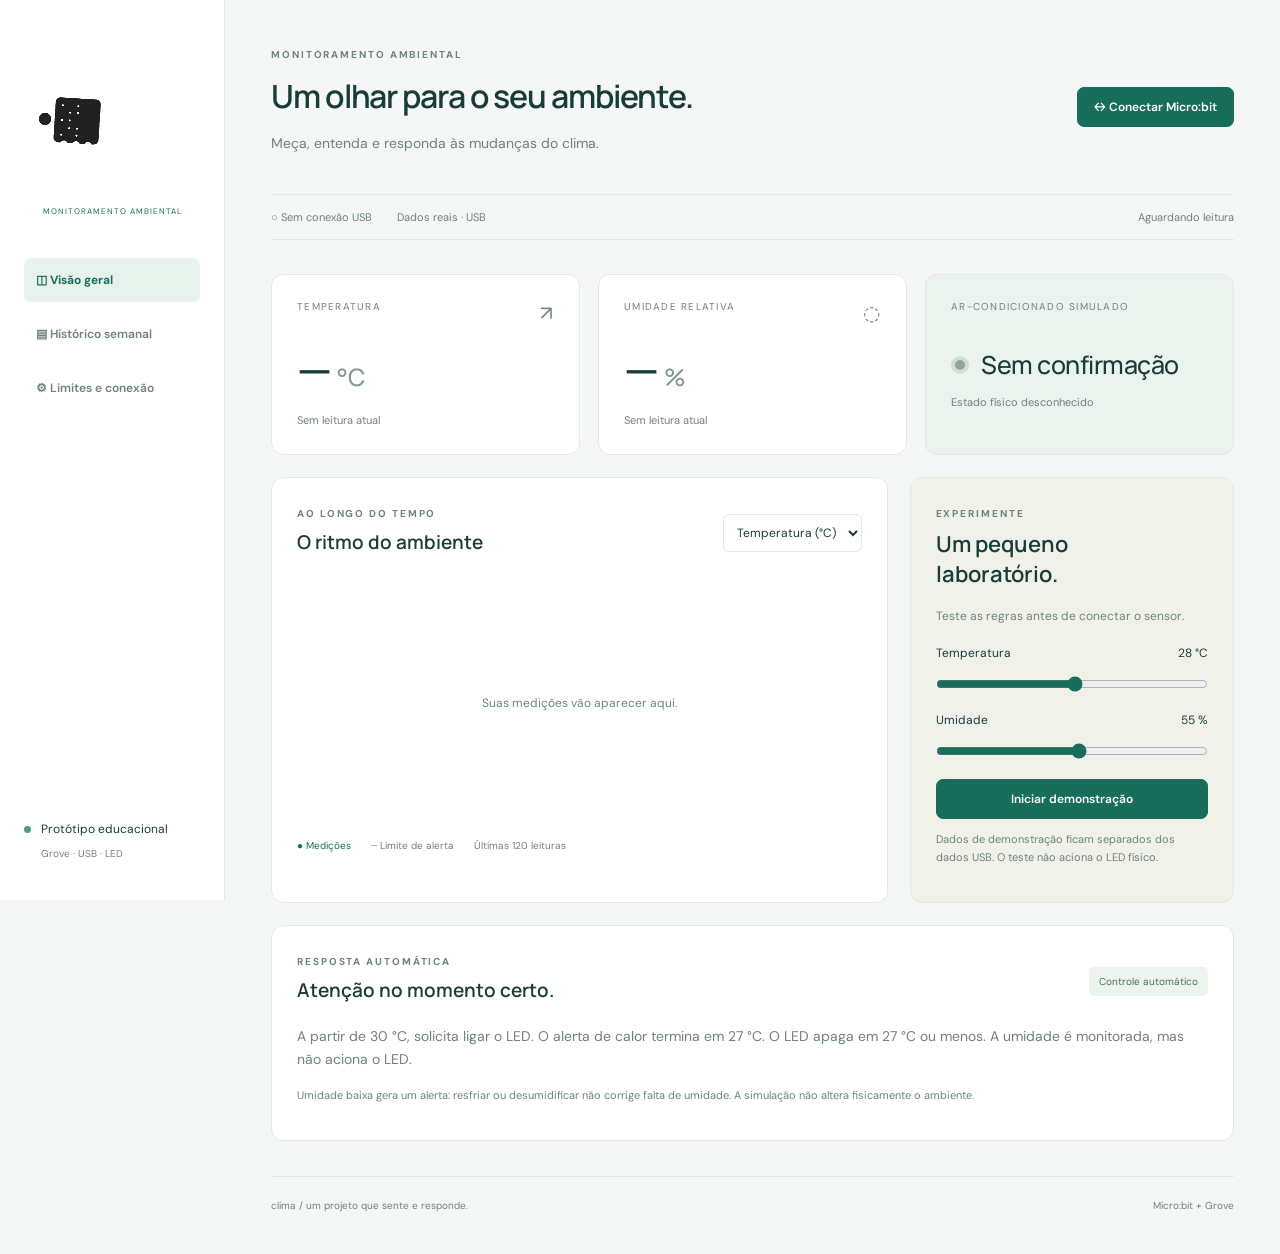
<file: index.html>
<!doctype html>
<html lang="pt-BR">

<head>
    <meta charset="utf-8">
    <meta name="viewport" content="width=device-width,initial-scale=1">
    <title>Clima — Monitor de ambiente</title>
    <link rel="stylesheet" href="style.css">
</head>

<body>
    <aside><a class="brand" href="#" aria-label="Termo — início">
  <video class="brand-video" autoplay muted loop playsinline aria-hidden="true">
    <source src="assets/termo-transparente.webm" type="video/webm">
  </video>
 
  <small>MONITORAMENTO AMBIENTAL</small>
</a>
        <nav><button class="active" data-view="overview">◫ Visão geral</button><button data-view="history">▤ Histórico
                semanal</button><button data-view="settings">⚙ Limites e conexão</button></nav>
        <div class="aside-bottom"><span class="dot"></span> Protótipo educacional<br><small>Grove · USB · LED</small>
        </div>
    </aside>
    <main>
        <header>
            <div><span class="eyebrow">MONITORAMENTO AMBIENTAL</span>
                <h1 id="pageTitle">Um olhar para o seu ambiente.</h1>
                <p>Meça, entenda e responda às mudanças do clima.</p>
            </div><button id="connect" class="primary">↔ Conectar Micro:bit</button>
        </header>
        <div class="notice"><span id="connection">○ Sem conexão USB</span><span id="source">Aguardando leituras
                reais</span><span id="updated">—</span></div>
        <p id="message" role="status"></p>
        <section id="overview" class="view">
            <div class="metrics">
                <article><span class="metric-label">TEMPERATURA <i>↗</i></span><strong id="temperature">—
                        <small>°C</small></strong>
                    <p id="tempState">Aguardando sensor</p>
                </article>
                <article><span class="metric-label">UMIDADE RELATIVA <i>◌</i></span><strong id="humidity">—
                        <small>%</small></strong>
                    <p id="humidityState">Aguardando sensor</p>
                </article>
                <article class="led-card"><span class="metric-label">AR-CONDICIONADO SIMULADO</span>
                    <div class="led-row"><span id="led" class="bulb"></span><strong id="ledState">Desligado</strong>
                    </div>
                    <p id="ledDetail">Representado pelo LED da matriz</p>
                </article>
            </div>
            <div class="grid">
                <article class="chart-card">
                    <div class="card-head">
                        <div><span class="eyebrow">AO LONGO DO TEMPO</span>
                            <h2>O ritmo do ambiente</h2>
                        </div><select id="chartType" aria-label="Medição do gráfico">
                            <option value="t">Temperatura (°C)</option>
                            <option value="h">Umidade (%)</option>
                        </select>
                    </div>
                    <div id="chart" class="chart"></div>
                    <div class="legend"><span>● Medições</span><span>┄ Limite de alerta</span><span>Últimas 120
                            leituras</span></div>
                </article>
                <article class="simulation"><span class="eyebrow">EXPERIMENTE</span>
                    <h2>Um pequeno laboratório.</h2>
                    <p>Teste as regras antes de conectar o sensor.</p><label>Temperatura <output id="tempOut">28
                            °C</output><input id="simTemp" type="range" min="10" max="45" step="0.5"
                            value="28"></label><label>Umidade <output id="humOut">55 %</output><input id="simHum"
                            type="range" min="10" max="95" value="55"></label><button id="simulate"
                        class="primary">Iniciar demonstração</button>
                    <p class="muted">Dados de demonstração ficam separados dos dados USB. O teste não aciona o LED
                        físico.</p>
                </article>
            </div>
            <article>
                <div class="card-head">
                    <div><span class="eyebrow">RESPOSTA AUTOMÁTICA</span>
                        <h2 id="ruleTitle">Atenção no momento certo.</h2>
                    </div><span class="tag">Controle automático</span>
                </div>
                <p id="ruleText"></p>
                <p class="muted">Umidade baixa gera um alerta: resfriar ou desumidificar não corrige falta de umidade. A
                    simulação não altera fisicamente o ambiente.</p>
            </article>
        </section>
        <section id="history" class="view" hidden>
            <div class="card-head">
                <div><span class="eyebrow">RELATÓRIO</span>
                    <h2>Sua semana em perspectiva</h2>
                </div>
                <div class="tools"><input type="date" id="weekDate" aria-label="Data da semana"><button id="export">↓
                        Exportar CSV</button></div>
            </div>
            <p id="weekLabel"></p>
            <div class="metrics">
                <article><span class="metric-label">PICO DE TEMPERATURA</span><strong id="peak">—</strong>
                    <p id="peakTime">Sem leituras na semana</p>
                </article>
                <article><span class="metric-label">OCORRÊNCIAS</span><strong id="eventCount">0</strong>
                    <p>Temperatura e umidade</p>
                </article>
                <article><span class="metric-label">HORÁRIO MAIS FREQUENTE</span><strong id="busyHour">—</strong>
                    <p>Início dos alertas</p>
                </article>
            </div>
            <article>
                <h2>Ocorrências registradas</h2>
                <p class="muted">Horários locais do computador. Um episódio contínuo conta como uma ocorrência.</p>
                <div class="table-wrap">
                    <table>
                        <thead>
                            <tr>
                                <th>Início</th>
                                <th>Condição</th>
                                <th>Pico / mínimo</th>
                                <th>Duração</th>
                                <th>Ação solicitada</th>
                            </tr>
                        </thead>
                        <tbody id="events"></tbody>
                    </table>
                </div>
            </article>
        </section>
        <section id="settings" class="view" hidden>
            <div class="grid">
                <article><span class="eyebrow">SUAS REGRAS</span>
                    <h2>Defina os limites</h2>
                    <form id="settingsForm"><label>Superaquecimento a partir de (°C)<input id="maxTemp" type="number"
                                step="0.5" required min="0" max="60"></label><label>Encerrar resfriamento em (°C)<input
                                id="returnTemp" type="number" step="0.5" required min="0"
                                max="60"></label><label>Umidade mínima (%)<input id="minHum" type="number" required
                                min="0" max="99"></label><label>Umidade máxima (%)<input id="maxHum" type="number"
                                required min="1" max="100"></label><button class="primary">Salvar limites</button>
                    </form>
                    <p class="muted">40–70% é apenas uma faixa de demonstração ajustável, não uma recomendação para seu
                        ambiente. As novas regras valem nas próximas leituras.</p>
                </article>
                <article><span class="eyebrow">DO SENSOR AO PAINEL</span>
                    <h2>Conectar é o próximo passo.</h2>
                    <ol>
                        <li>Abra o guia e prepare o código no MakeCode.</li>
                        <li>Use um cabo USB com transferência de dados.</li>
                        <li>Abra este painel no Chrome ou Edge em uma aba própria e clique em “Conectar Micro:bit”.</li>
                        <li>Escolha a porta serial do Micro:bit.</li>
                    </ol><a href="guia.html" target="_blank" class="button">Abrir guia e código do Micro:bit ↗</a>
                    <p class="muted">O painel precisa ficar aberto para coletar dados e controlar o LED. Sem leituras
                        por 10 segundos, ele indica perda de sinal. O código de exemplo apaga o LED se os comandos
                        pararem.</p>
                    <p class="muted">Histórico salvo apenas neste navegador, por até 90 dias e 100 mil leituras. Exporte
                        o CSV para guardar uma cópia. Não há monitoramento com o navegador fechado.</p>
                </article>
            </div>
        </section>
        <footer>clima / um projeto que sente e responde.<span>Micro:bit + Grove</span></footer>
    </main>
    <script src="app.js"></script>
</body>

</html>
</file>
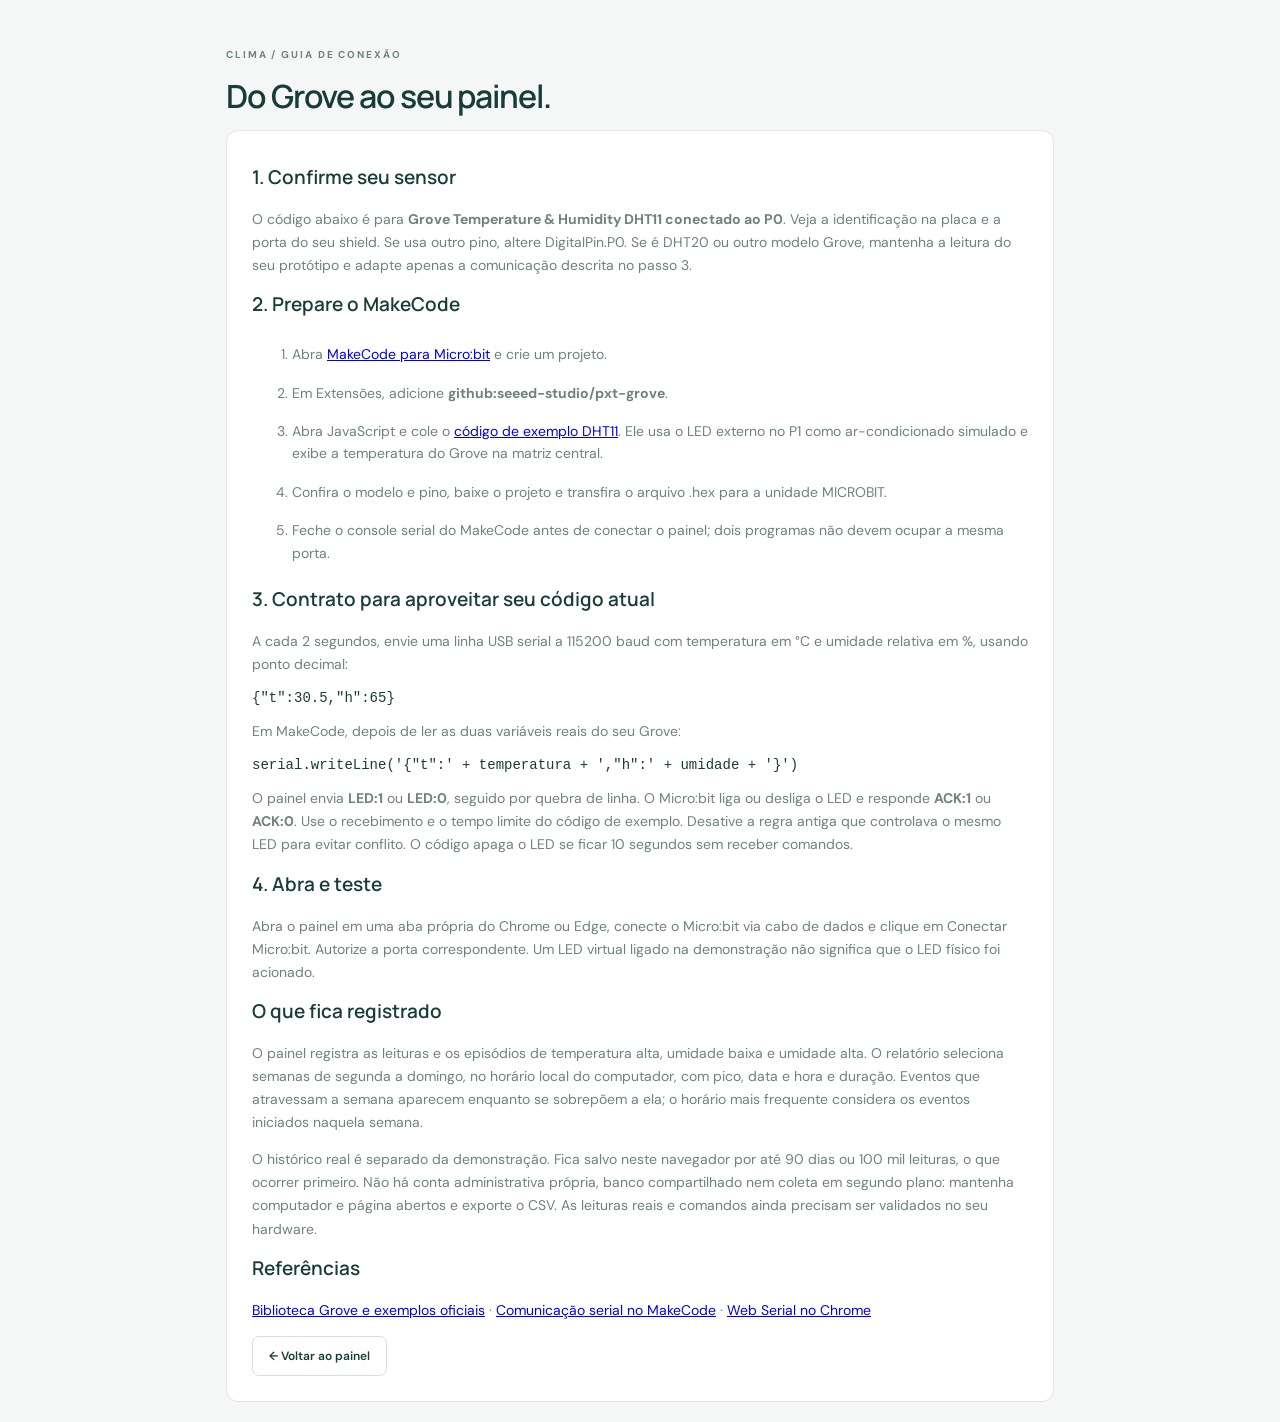
<file: guia.html>
<!doctype html>
<html lang="pt-BR">

<head>
    <meta charset="utf-8">
    <meta name="viewport" content="width=device-width,initial-scale=1">
    <title>Conectar seu Micro:bit · Clima</title>
    <link rel="stylesheet" href="style.css">
</head>

<body>
    <main style="margin:0 auto;max-width:920px"><span class="eyebrow">CLIMA / GUIA DE CONEXÃO</span>
        <h1>Do Grove ao seu painel.</h1>
        <article>
            <h2>1. Confirme seu sensor</h2>
            <p>O código abaixo é para <b>Grove Temperature & Humidity DHT11 conectado ao P0</b>. Veja a identificação na
                placa e a porta do seu shield. Se usa outro pino, altere DigitalPin.P0. Se é DHT20 ou outro modelo
                Grove, mantenha a leitura do seu protótipo e adapte apenas a comunicação descrita no passo 3.</p>
            <h2>2. Prepare o MakeCode</h2>
            <ol>
                <li>Abra <a href="https://makecode.microbit.org/" target="_blank">MakeCode para Micro:bit</a> e crie um
                    projeto.</li>
                <li>Em Extensões, adicione <b>github:seeed-studio/pxt-grove</b>.</li>
                <li>Abra JavaScript e cole o <a href="microbit-dht11.ts" download>código de exemplo DHT11</a>. Ele usa o
                    LED externo no P1 como ar-condicionado simulado e exibe a temperatura do Grove na matriz central.
                </li>
                <li>Confira o modelo e pino, baixe o projeto e transfira o arquivo .hex para a unidade MICROBIT.</li>
                <li>Feche o console serial do MakeCode antes de conectar o painel; dois programas não devem ocupar a
                    mesma porta.</li>
            </ol>
            <h2>3. Contrato para aproveitar seu código atual</h2>
            <p>A cada 2 segundos, envie uma linha USB serial a 115200 baud com temperatura em °C e umidade relativa em
                %, usando ponto decimal:</p>
            <pre>{"t":30.5,"h":65}</pre>
            <p>Em MakeCode, depois de ler as duas variáveis reais do seu Grove:</p>
            <pre>serial.writeLine('{"t":' + temperatura + ',"h":' + umidade + '}')</pre>
            <p>O painel envia <b>LED:1</b> ou <b>LED:0</b>, seguido por quebra de linha. O Micro:bit liga ou desliga o
                LED e responde <b>ACK:1</b> ou <b>ACK:0</b>. Use o recebimento e o tempo limite do código de exemplo.
                Desative a regra antiga que controlava o mesmo LED para evitar conflito. O código apaga o LED se ficar
                10 segundos sem receber comandos.</p>
            <h2>4. Abra e teste</h2>
            <p>Abra o painel em uma aba própria do Chrome ou Edge, conecte o Micro:bit via cabo de dados e clique em
                Conectar Micro:bit. Autorize a porta correspondente. Um LED virtual ligado na demonstração não significa
                que o LED físico foi acionado.</p>
            <h2>O que fica registrado</h2>
            <p>O painel registra as leituras e os episódios de temperatura alta, umidade baixa e umidade alta. O
                relatório seleciona semanas de segunda a domingo, no horário local do computador, com pico, data e hora
                e duração. Eventos que atravessam a semana aparecem enquanto se sobrepõem a ela; o horário mais
                frequente considera os eventos iniciados naquela semana.</p>
            <p>O histórico real é separado da demonstração. Fica salvo neste navegador por até 90 dias ou 100 mil
                leituras, o que ocorrer primeiro. Não há conta administrativa própria, banco compartilhado nem coleta em
                segundo plano: mantenha computador e página abertos e exporte o CSV. As leituras reais e comandos ainda
                precisam ser validados no seu hardware.</p>
            <h2>Referências</h2>
            <p><a href="https://makecode.microbit.org/pkg/seeed-studio/pxt-grove">Biblioteca Grove e exemplos
                    oficiais</a> · <a href="https://makecode.microbit.org/reference/serial">Comunicação serial no
                    MakeCode</a> · <a href="https://developer.chrome.com/docs/capabilities/serial">Web Serial no
                    Chrome</a></p><a href="index.html" class="button">← Voltar ao painel</a>
        </article>
    </main>
</body>

</html>
</file>
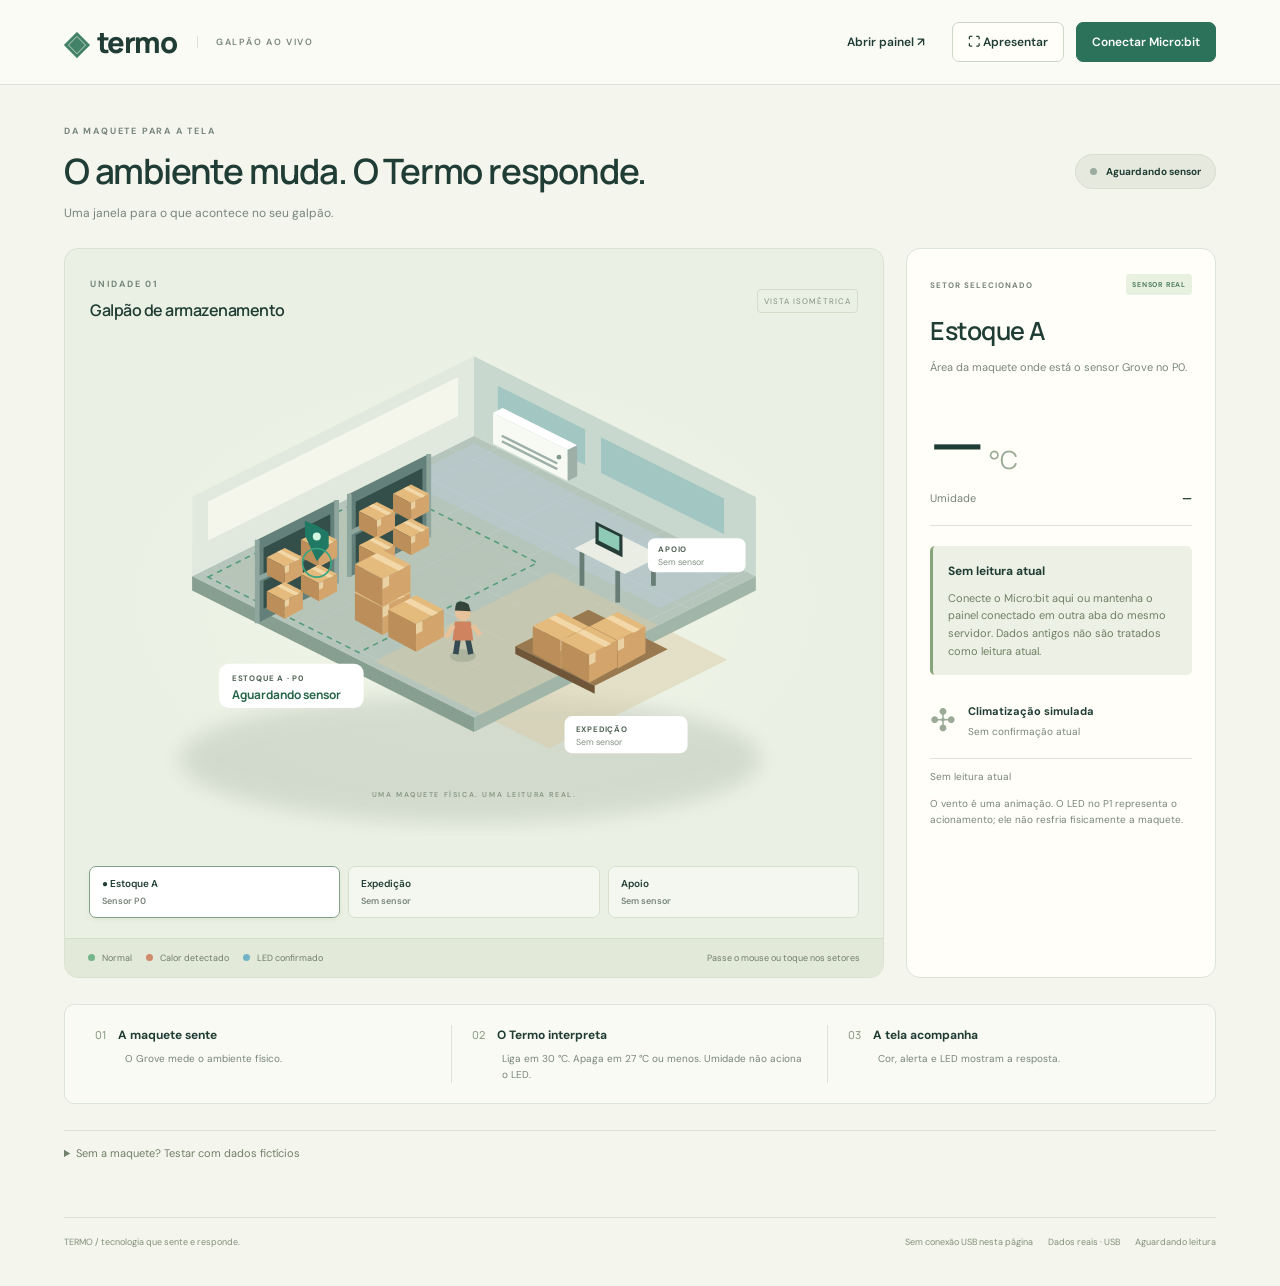
<file: simulacao.html>
<!doctype html>
<html lang="pt-BR">

<head>
    <meta charset="utf-8">
    <meta name="viewport" content="width=device-width,initial-scale=1">
    <meta name="theme-color" content="#172d2b">
    <title>Termo — Galpão ao vivo</title>
    <link rel="stylesheet" href="simulacao.css">
</head>

<body>
    <header><a class="wordmark" href="index.html" target="_blank" rel="noopener"><span>◈</span> termo<span
                class="wordmark-sub">GALPÃO AO VIVO</span></a>
        <div class="header-actions"><a class="quiet" href="index.html" target="_blank" rel="noopener">Abrir painel
                ↗</a><button id="present">⛶ Apresentar</button><button id="connect" class="primary">Conectar
                Micro:bit</button></div>
    </header>
    <main>
        <div class="intro">
            <div><span class="eyebrow">DA MAQUETE PARA A TELA</span>
                <h1>O ambiente muda. <br>O Termo responde.</h1>
                <p>Uma janela para o que acontece no seu galpão.</p>
            </div>
            <div class="live-pill" id="livePill"><span></span><b id="sourceLabel">Aguardando sensor</b></div>
        </div>
        <div class="workspace">
            <section class="world-panel" aria-label="Maquete virtual do galpão">
                <div class="world-heading">
                    <div><span class="eyebrow">UNIDADE 01</span>
                        <h2>Galpão de armazenamento</h2>
                    </div><span class="view-tag">VISTA ISOMÉTRICA</span>
                </div>
                <div class="world" id="world"><svg id="warehouse" viewBox="0 0 1000 650" role="img"
                        aria-labelledby="sceneTitle sceneDesc">
                        <title id="sceneTitle">Galpão Termo em perspectiva</title>
                        <desc id="sceneDesc">Estoque A com sensor real, expedição e apoio sem sensor. Use os botões
                            abaixo ou passe o mouse nos setores.</desc>
                        <defs>
                            <pattern id="tiles" width="52" height="52" patternUnits="userSpaceOnUse"
                                patternTransform="matrix(1 .5 -1 .5 500 190)">
                                <path d="M52 0H0V52" fill="none" stroke="#c8d4cf" stroke-width="1" />
                            </pattern>
                            <filter id="shadow">
                                <feGaussianBlur stdDeviation="13" />
                            </filter>
                            <g id="box">
                                <path d="M0 0l35 -18 35 18 -35 18z" fill="#e4ba7d" />
                                <path d="M0 0v34l35 19V18z" fill="#bc8e59" />
                                <path d="M35 18v35l35 -19V0z" fill="#d3a56c" />
                                <path d="M28 -14l35 18 -8 4 -35 -18z" fill="#f2d7a8" />
                                <path d="M35 18v13l8 -4V14" fill="#ead1a4" />
                            </g>
                            <g id="rack">
                                <path d="M0 0l100 -50 0 105 -100 50z" fill="#64807a" />
                                <path d="M8 10l84 -42v34L8 44z M8 52l84 -42v35L8 87z" fill="#344e49" />
                                <path d="M0 0v105 M100 -50v105 M0 50l100 -50" stroke="#8ea69d" stroke-width="6" />
                                <use href="#box" transform="translate(12 22) scale(.65)" />
                                <use href="#box" transform="translate(55 0) scale(.65)" />
                                <use href="#box" transform="translate(12 65) scale(.65)" />
                                <use href="#box" transform="translate(55 43) scale(.65)" />
                            </g>
                        </defs>
                        <ellipse cx="495" cy="515" rx="365" ry="80" fill="#263e31" opacity=".12"
                            filter="url(#shadow)" />
                        <!-- Cutaway walls and floor -->
                        <path d="M145 285L500 108 855 285 500 463z" fill="#b5c5bb" />
                        <path d="M145 285V185L500 8v100z" fill="#e1e9df" />
                        <path d="M500 8L855 185v100L500 108z" fill="#c9d8ce" />
                        <path d="M165 191l315 -157v49L165 240z" fill="#f4f6ec" />
                        <path d="M530 45l110 55v45l-110 -55z M660 110l155 77v45l-155 -77z" fill="#a2c7c2" />
                        <path d="M145 285l355 -177 355 177 -355 178z" fill="url(#tiles)" />
                        <g class="zone" data-zone="stock">
                            <path id="stockFloor" d="M165 286l225 -113 190 95 -225 113z" fill="#8ac8a5" opacity=".5" />
                            <path d="M165 286l225 -113 190 95 -225 113z" fill="none" stroke="#579d7c" stroke-width="2"
                                stroke-dasharray="7 6" />
                        </g>
                        <g class="zone" data-zone="shipping">
                            <path d="M375 392l224 -112 220 110 -224 112z" fill="#d8c8a2" opacity=".45" />
                        </g>
                        <g class="zone" data-zone="support">
                            <path d="M410 163l90 -45 325 162 -90 45z" fill="#bacada" opacity=".45" />
                        </g>
                        <!-- Front edge -->
                        <path d="M145 285v18l355 178v-18z" fill="#869f90" />
                        <path d="M500 463v18l355 -178v-18z" fill="#a1b6a8" />
                        <use href="#rack" transform="translate(227 239)" />
                        <use href="#rack" transform="translate(343 181)" />
                        <use href="#box" transform="translate(350 306)" />
                        <use href="#box" transform="translate(392 327)" />
                        <use href="#box" transform="translate(350 270)" />
                        <!-- Loading pallets -->
                        <path d="M552 373l92 -46 100 50 -92 46z" fill="#99794f" />
                        <path d="M552 373v10l100 50v-10z" fill="#705638" />
                        <use href="#box" transform="translate(574 348)" />
                        <use href="#box" transform="translate(646 348)" />
                        <use href="#box" transform="translate(610 366)" />
                        <!-- Support table -->
                        <path d="M636 254v43 M726 254v43 M681 278v40" stroke="#677d75" stroke-width="6" />
                        <path d="M626 250l46 -23 64 32 -46 23z" fill="#e9ede3" />
                        <path d="M653 244v-28l34 17v28z" fill="#263c37" />
                        <path d="M657 240v-18l26 13v18z" fill="#8fcab6" />
                        <!-- Air conditioning unit -->
                        <g id="aircon">
                            <path d="M524 79l94 47v39l-94 -47z" fill="#f7faf2" />
                            <path d="M524 79l12 -6 94 47 -12 6z" fill="#fff" />
                            <path d="M618 126l12 -6v39l-12 6z" fill="#9eafa7" />
                            <path d="M535 108l70 35 M535 115l70 35" stroke="#9cafa8" stroke-width="3" />
                            <circle id="acLamp" cx="607" cy="135" r="3" fill="#83988e" />
                        </g>
                        <g class="wind" fill="none" stroke="#64b8d8" stroke-width="4" stroke-linecap="round">
                            <path d="M548 145q-50 40 -23 68" />
                            <path d="M572 157q-44 37 -17 65" />
                            <path d="M594 168q-35 34 -13 58" />
                        </g>
                        <!-- Person / observer -->
                        <g transform="translate(486 347)">
                            <ellipse cy="38" rx="16" ry="8" fill="#284a3a" opacity=".15" />
                            <path d="M-6 16l-3 20 M6 16l4 20" stroke="#354b54" stroke-width="7" />
                            <path d="M-10 -5h20l3 24h-26z" fill="#cf835f" />
                            <circle cy="-16" r="10" fill="#e7c29a" />
                            <path d="M-10 -19q0 -17 17 -8l3 9" fill="#34443a" />
                            <path d="M-12 0l-9 15 M12 0l10 12" stroke="#e7c29a" stroke-width="6" />
                        </g>
                        <!-- Sensor location -->
                        <g class="zone sensor-marker" data-zone="stock" transform="translate(302 263)">
                            <path d="M0 -42l15 9v18l-15 18 -15 -33v-18z" fill="#207965" />
                            <circle cy="-28" r="5" fill="#d2f8df" />
                            <circle class="sensor-ring" cy="5" r="18" fill="none" stroke="#39a580" stroke-width="2" />
                        </g>
                        <g class="zone" data-zone="stock">
                            <rect x="179" y="395" width="182" height="56" rx="12" fill="#fff" /><text x="195" y="417"
                                class="map-title">ESTOQUE A · P0</text><text id="mapTemp" x="195" y="439"
                                class="map-value">Aguardando sensor</text>
                        </g>
                        <g class="zone" data-zone="shipping">
                            <rect x="614" y="461" width="155" height="47" rx="10" fill="#fff" /><text x="628" y="481"
                                class="map-title">EXPEDIÇÃO</text><text x="628" y="498" class="map-muted">Sem
                                sensor</text>
                        </g>
                        <g class="zone" data-zone="support">
                            <rect x="719" y="237" width="123" height="43" rx="9" fill="#fff" /><text x="732" y="255"
                                class="map-title">APOIO</text><text x="732" y="271" class="map-muted">Sem sensor</text>
                        </g>
                        <text x="500" y="563" text-anchor="middle" class="scene-caption">UMA MAQUETE FÍSICA. UMA LEITURA
                            REAL.</text>
                    </svg>
                    <div id="tooltip" class="tooltip" hidden></div>
                </div>
                <div class="sector-buttons" aria-label="Inspecionar setores"><button class="selected"
                        data-sector="stock">● Estoque A <span>Sensor P0</span></button><button
                        data-sector="shipping">Expedição <span>Sem sensor</span></button><button
                        data-sector="support">Apoio <span>Sem sensor</span></button></div>
                <div class="world-footer"><span><i class="key normal"></i> Normal</span><span><i class="key hot"></i>
                        Calor detectado</span><span><i class="key cold"></i> LED confirmado</span><span>Passe o mouse ou
                        toque nos setores</span></div>
            </section>
            <aside class="inspector">
                <div class="inspector-top"><span class="eyebrow">SETOR SELECIONADO</span><span id="sectorBadge"
                        class="badge">SENSOR REAL</span></div>
                <h2 id="sectorName">Estoque A</h2>
                <p id="sectorDescription">Área da maquete onde está o sensor Grove no P0.</p>
                <div class="temperature"><strong id="sceneTemp">—</strong><span>°C</span></div>
                <div class="humidity-line"><span>Umidade</span><b id="sceneHumidity">—</b></div>
                <div id="statusCard" class="status-card"><b id="statusTitle">Vamos conectar?</b>
                    <p id="statusText">Conecte o Micro:bit ou mantenha o painel conectado em outra aba deste mesmo
                        servidor.</p>
                </div>
                <div class="ac-row">
                    <div class="fan-icon" id="fan">✣</div>
                    <div><b>Climatização simulada</b>
                        <p id="acState">Aguardando dados</p>
                    </div>
                </div>
                <p id="sampleTime" class="small">Nenhuma leitura recebida</p>
                <p class="small">O vento é uma animação. O LED no P1 representa o acionamento; ele não resfria
                    fisicamente a maquete.</p>
            </aside>
        </div>
        <section class="explanation">
            <div><span class="step">01</span><b>A maquete sente</b>
                <p>O Grove mede o ambiente físico.</p>
            </div>
            <div><span class="step">02</span><b>O Termo interpreta</b>
                <p id="limitsText">Liga em 30 °C. Apaga em 27 °C.</p>
            </div>
            <div><span class="step">03</span><b>A tela acompanha</b>
                <p>Cor, alerta e LED mostram a resposta.</p>
            </div>
        </section>
        <details class="demo-panel">
            <summary>Sem a maquete? Testar com dados fictícios</summary>
            <p>O teste não aciona o LED físico e fica separado do histórico real.</p>
            <div class="demo-controls"><label>Temperatura <output id="tempOut">28 °C</output><input id="simTemp"
                        type="range" min="10" max="45" step="0.5" value="28"></label><label>Umidade <output
                        id="humOut">55 %</output><input id="simHum" type="range" min="10" max="95"
                        value="55"></label><button id="simulate">Iniciar demonstração</button></div>
        </details>
        <p id="message" role="status" aria-live="polite"></p>
        <footer><span>TERMO / tecnologia que sente e responde.</span><span id="connection">Sem conexão USB</span><span
                id="source">Dados reais · USB</span><span id="updated">Aguardando leitura</span></footer>
    </main>
    <script src="app.js"></script>
    <script src="simulacao.js"></script>
</body>

</html>
</file>
<file: style.css>
@import url('https://fonts.googleapis.com/css2?family=DM+Sans:wght@400;500;600;700&family=Manrope:wght@400;500;600;700;800&display=swap');

:root {
    --bg: #f5f7f7;
    --ink: #183d39;
    --muted: #6e827e;
    --green: #176f5b;
    --line: #e1e9e6
}

* {
    box-sizing: border-box
}

body {
    margin: 0;
    background: var(--bg);
    color: var(--ink);
    font: 14px 'DM Sans', sans-serif
}

aside {
    position: fixed;
    inset: 0 auto 0 0;
    width: 225px;
    background: #fff;
    border-right: 1px solid var(--line);
    padding: 38px 24px
}

.brand {
    display: block;
    font: 32px Manrope, sans-serif;
    color: var(--green);
    text-decoration: none;
    letter-spacing: -1px
}

.brand small {
    display: block;
    font: 9px 'DM Sans';
    letter-spacing: 2.6px;
    margin: 8px 0 60px 28px
}

nav button {
    display: block;
    width: 100%;
    text-align: left;
    margin: 10px 0;
    border: 0;
    color: var(--muted);
    background: none;
    padding: 14px 12px
}

nav button.active {
    background: #e8f2ed;
    color: var(--green);
    font-weight: 700
}

.aside-bottom {
    position: absolute;
    bottom: 35px;
    font-size: 12px;
    line-height: 2
}

.aside-bottom small {
    color: var(--muted);
    padding-left: 17px
}

.dot {
    display: inline-block;
    width: 7px;
    height: 7px;
    background: #4b9f77;
    border-radius: 50%;
    margin-right: 7px
}

main {
    margin-left: 225px;
    max-width: 1600px;
    padding: 44px 46px 20px
}

header {
    display: flex;
    justify-content: space-between;
    align-items: center;
    gap: 20px
}

.eyebrow {
    font-size: 10px;
    letter-spacing: 1.9px;
    color: var(--muted);
    font-weight: 700
}

h1 {
    font: 600 32px Manrope, sans-serif;
    letter-spacing: -1.1px;
    margin: 12px 0
}

h2 {
    font: 600 19px Manrope, sans-serif;
    margin: 8px 0 18px
}

p {
    color: var(--muted);
    line-height: 1.65
}

button,
.button {
    cursor: pointer;
    border: 1px solid #d5e2dc;
    background: #fff;
    padding: 11px 16px;
    border-radius: 7px;
    color: var(--ink);
    font: 600 12px 'DM Sans';
    text-decoration: none;
    display: inline-block
}

button:hover,
.button:hover {
    filter: brightness(.95)
}

button:disabled {
    opacity: .5;
    cursor: wait
}

.primary {
    background: var(--green);
    color: #fff;
    border-color: var(--green)
}

.notice {
    display: flex;
    gap: 25px;
    align-items: center;
    border-top: 1px solid var(--line);
    border-bottom: 1px solid var(--line);
    padding: 15px 0;
    margin-top: 25px;
    font-size: 11px;
    color: var(--muted)
}

#updated {
    margin-left: auto
}

#message {
    min-height: 14px;
    font-size: 12px;
    margin: 10px 0
}

.metrics {
    display: grid;
    grid-template-columns: repeat(3, 1fr);
    gap: 18px;
    margin: 0 0 22px
}

article {
    background: white;
    border: 1px solid var(--line);
    border-radius: 12px;
    padding: 25px
}

.metric-label {
    font-size: 10px;
    letter-spacing: 1.25px;
    display: block;
    color: var(--muted)
}

.metric-label i {
    float: right;
    font-style: normal;
    font-size: 20px
}

.metrics strong {
    font: 500 45px Manrope, sans-serif;
    display: block;
    margin: 25px 0 10px;
    letter-spacing: -2px
}

.metrics strong small {
    font-size: 24px;
    color: #829891;
    letter-spacing: 0
}

.metrics p {
    font-size: 11px;
    margin-bottom: 0
}

.led-card {
    background: #eaf3ed
}

.led-row {
    display: flex;
    align-items: center;
    gap: 12px;
    margin-top: 34px
}

.led-row strong {
    font-size: 25px;
    letter-spacing: -.5px;
    margin: 0
}

.bulb {
    width: 18px;
    height: 18px;
    border: 4px solid #d2ddd7;
    border-radius: 50%;
    background: #94a59c
}

.bulb.on {
    background: #42ac72;
    border-color: #b6e5c8;
    box-shadow: 0 0 20px #7ec59a
}

.grid {
    display: grid;
    grid-template-columns: minmax(0, 1.9fr) minmax(270px, 1fr);
    gap: 22px;
    margin-bottom: 22px
}

.card-head {
    display: flex;
    justify-content: space-between;
    align-items: center;
    gap: 15px
}

.card-head h2 {
    margin-bottom: 8px
}

select,
input[type=date] {
    background: white;
    border: 1px solid var(--line);
    border-radius: 6px;
    padding: 9px;
    color: var(--ink);
    font: 12px 'DM Sans'
}

.chart {
    height: 240px;
    display: flex;
    align-items: center;
    justify-content: center;
    color: var(--muted);
    font-size: 12px;
    margin-top: 20px
}

.chart svg {
    width: 100%;
    height: 100%;
    overflow: visible
}

.legend {
    display: flex;
    gap: 20px;
    font-size: 10px;
    color: var(--muted);
    margin: 16px 0 0
}

.legend span:first-child {
    color: var(--green)
}

.simulation {
    background: #f0f1e9
}

.simulation h2 {
    font-size: 22px;
    max-width: 220px
}

.simulation p {
    font-size: 12px
}

label {
    display: block;
    margin: 18px 0;
    color: var(--ink);
    font-size: 12px
}

output {
    float: right
}

input[type=range] {
    display: block;
    width: 100%;
    margin: 15px 0 20px;
    accent-color: var(--green)
}

.simulation .primary {
    width: 100%
}

.muted {
    font-size: 11px !important
}

.tag {
    background: #edf4ed;
    color: #477251;
    padding: 8px 10px;
    border-radius: 5px;
    font-size: 10px
}

.tools {
    display: flex;
    gap: 10px
}

table {
    border-collapse: collapse;
    width: 100%;
    font-size: 12px;
    text-align: left
}

th {
    color: var(--muted);
    font-size: 10px;
    letter-spacing: .8px
}

td,
th {
    padding: 16px 8px;
    border-bottom: 1px solid var(--line)
}

.table-wrap {
    overflow: auto
}

input[type=number] {
    display: block;
    border: 1px solid var(--line);
    border-radius: 5px;
    padding: 10px;
    margin: 8px 0;
    width: 100%
}

li {
    padding: 8px 0;
    line-height: 1.6;
    color: var(--muted)
}

footer {
    display: flex;
    justify-content: space-between;
    border-top: 1px solid var(--line);
    padding: 22px 0;
    margin-top: 35px;
    color: var(--muted);
    font-size: 10px
}

[hidden] {
    display: none !important
}

.warn {
    color: #b36b2c !important
}

button:focus-visible,
a:focus-visible,
input:focus-visible,
select:focus-visible {
    outline: 3px solid #82bba9;
    outline-offset: 3px
}

@media(max-width:1100px) {
    aside {
        width: 185px;
        padding: 32px 16px
    }

    main {
        margin-left: 185px;
        padding: 30px 24px
    }

    .grid {
        grid-template-columns: 1fr
    }

    .simulation h2 {
        max-width: none
    }

    h1 {
        font-size: 26px
    }

    .metrics strong {
        font-size: 35px
    }

    .metrics {
        gap: 10px
    }

    article {
        padding: 20px
    }
}

@media(max-width:720px) {
    aside {
        position: static;
        width: auto;
        padding: 18px
    }

    .brand {
        font-size: 25px
    }

    .brand small,
    .aside-bottom {
        display: none
    }

    nav {
        display: flex;
        gap: 4px;
        margin-top: 12px
    }

    nav button {
        margin: 0;
        padding: 10px 6px;
        font-size: 10px;
        text-align: center
    }

    main {
        margin: 0;
        padding: 24px 16px
    }

    header {
        align-items: flex-start;
        flex-direction: column
    }

    h1 {
        font-size: 25px
    }

    .metrics {
        grid-template-columns: 1fr
    }

    .metrics strong {
        margin-top: 15px
    }

    .notice {
        flex-wrap: wrap;
        gap: 10px
    }

    #updated {
        margin-left: 0
    }

    .card-head {
        align-items: flex-start;
        flex-wrap: wrap
    }

    .legend {
        gap: 12px;
        font-size: 9px
    }

    .tools {
        flex-wrap: wrap
    }
}
.brand {
  display: flex;
  flex-direction: column;
  align-items: center;
  gap: 8px;
}

.brand-video {
  width: 120%;
  height: 160px;
  object-fit: cover;
  border-radius: 12px;
  background: #fff;
}

.brand small {
  margin: 0 0 32px;
  text-align: center;
  font-size: 8px;
  letter-spacing: 1px;
}

@media (max-width: 720px) {
  .brand-video {
    width: 160px;
    height: 100px;
  }
}
</file>
<file: simulacao.css>
@import url('https://fonts.googleapis.com/css2?family=DM+Sans:wght@400;500;600;700&family=Manrope:wght@400;500;600;700;800&display=swap');

:root {
    --ink: #203d35;
    --muted: #78867b;
    --line: #dce3d7;
    --green: #2c725a;
    --paper: #f4f5ed
}

* {
    box-sizing: border-box
}

body {
    margin: 0;
    background: var(--paper);
    color: var(--ink);
    font: 14px 'DM Sans', Arial, sans-serif
}

header {
    height: 85px;
    border-bottom: 1px solid var(--line);
    display: flex;
    align-items: center;
    justify-content: space-between;
    padding: 0 5vw;
    background: #fafbf5
}

.wordmark {
    font: 800 29px Manrope, sans-serif;
    color: var(--ink);
    text-decoration: none;
    display: flex;
    gap: 9px;
    align-items: center;
    letter-spacing: -1.5px
}

.wordmark>span:first-child {
    color: #438268;
    font-size: 32px
}

.wordmark-sub {
    font: 600 9px 'DM Sans';
    letter-spacing: 1.7px;
    color: var(--muted);
    border-left: 1px solid var(--line);
    padding-left: 18px;
    margin-left: 12px
}

.header-actions {
    display: flex;
    gap: 12px;
    align-items: center
}

button,
.quiet {
    font: 600 12px 'DM Sans';
    color: var(--ink);
    border: 1px solid #ccd7c7;
    background: #fffef8;
    border-radius: 7px;
    padding: 11px 15px;
    cursor: pointer;
    text-decoration: none;
    transition: background .2s
}

.quiet {
    border: 0;
    background: none
}

button:hover {
    background: #e6eddf
}

.primary {
    background: var(--green);
    color: white;
    border-color: var(--green)
}

.primary:hover {
    background: #225b47
}

button:disabled {
    opacity: .6;
    cursor: default
}

button:focus-visible,
a:focus-visible,
summary:focus-visible {
    outline: 3px solid #80b29c;
    outline-offset: 4px
}

main {
    max-width: 1550px;
    margin: auto;
    padding: 35px 5vw 20px
}

.intro {
    display: flex;
    justify-content: space-between;
    align-items: center;
    margin-bottom: 25px
}

.eyebrow {
    color: var(--muted);
    font-size: 9px;
    font-weight: 700;
    letter-spacing: 1.8px
}

h1 {
    font: 600 35px/1.2 Manrope, sans-serif;
    letter-spacing: -1.2px;
    margin: 12px 0
}

h1 br {
    display: none
}

p {
    color: var(--muted);
    line-height: 1.6
}

h2 {
    font: 600 19px Manrope, sans-serif;
    letter-spacing: -.5px;
    margin: 8px 0
}

.intro p {
    font-size: 12px;
    margin-bottom: 0
}

.live-pill {
    display: flex;
    align-items: center;
    gap: 9px;
    background: #e6e9de;
    border: 1px solid #d8dfcf;
    border-radius: 30px;
    padding: 10px 14px;
    font-size: 10px
}

.live-pill>span {
    width: 7px;
    height: 7px;
    background: #9baba1;
    border-radius: 50%
}

.live-pill.real>span {
    background: #4e9c71;
    box-shadow: 0 0 0 4px #d0e4d6
}

.live-pill.demo {
    background: #f8edce;
    border-color: #e4d8b7
}

.workspace {
    display: grid;
    grid-template-columns: minmax(0, 1fr) 310px;
    gap: 22px
}

.world-panel {
    background: #eaf0e3;
    border: 1px solid #d9e2d0;
    border-radius: 14px;
    overflow: hidden;
    min-width: 0
}

.world-heading {
    display: flex;
    justify-content: space-between;
    align-items: center;
    padding: 24px 25px 0
}

.world-heading h2 {
    font-size: 16px
}

.view-tag {
    font-size: 8px;
    letter-spacing: 1px;
    color: #83917f;
    border: 1px solid #d3ddc9;
    border-radius: 4px;
    padding: 6px
}

.world {
    position: relative;
    margin-top: 6px;
    background: radial-gradient(ellipse at center, #f0f5e7 0, #eaf0e3 70%)
}

#warehouse {
    display: block;
    width: 100%;
    height: auto;
    max-height: 540px;
    padding: 15px 12px 0
}

.map-title {
    font: 700 10px 'DM Sans';
    fill: #506455;
    letter-spacing: 1px
}

.map-value {
    font: 700 15px Manrope;
    fill: #26664b
}

.map-muted {
    font: 11px 'DM Sans';
    fill: #819082
}

.scene-caption {
    font: 600 9px 'DM Sans';
    fill: #889983;
    letter-spacing: 2px
}

.zone {
    cursor: pointer
}

.zone:hover {
    filter: brightness(1.06)
}

#stockFloor {
    transition: fill .5s
}

.sensor-ring {
    animation: pulse 2.5s ease-out infinite;
    transform-box: fill-box;
    transform-origin: center
}

.wind {
    opacity: 0;
    transition: opacity .4s
}

.wind path {
    stroke-dasharray: 12 9;
    animation: breeze 1.5s linear infinite
}

.wind path:nth-child(2) {
    animation-delay: -.5s
}

.world.is-cooling .wind {
    opacity: .85
}

.world.is-cooling #acLamp {
    fill: #2fabcb
}

.sector-buttons {
    display: flex;
    gap: 8px;
    margin: 0 24px 20px
}

.sector-buttons button {
    flex: 1;
    text-align: left;
    font-size: 10px;
    background: #f4f7ef;
    border-color: #d7e0ce;
    padding: 10px 12px
}

.sector-buttons button span {
    display: block;
    color: var(--muted);
    font-size: 9px;
    margin-top: 5px
}

.sector-buttons .selected {
    background: white;
    border-color: #82a38b;
    box-shadow: 0 2px 4px #445b3310
}

.world-footer {
    display: flex;
    align-items: center;
    gap: 14px;
    flex-wrap: wrap;
    background: #e2e9d9;
    border-top: 1px solid #d4dfca;
    padding: 13px 23px;
    font-size: 9px;
    color: #6e7d69
}

.world-footer>span:last-child {
    margin-left: auto
}

.key {
    display: inline-block;
    width: 7px;
    height: 7px;
    border-radius: 50%;
    margin-right: 5px
}

.normal {
    background: #75b58c
}

.hot {
    background: #d28a6c
}

.cold {
    background: #72b4c5
}

.inspector {
    background: #fffef8;
    border: 1px solid var(--line);
    border-radius: 14px;
    padding: 25px 23px;
    align-self: stretch
}

.inspector-top {
    display: flex;
    justify-content: space-between;
    align-items: center;
    gap: 8px
}

.inspector-top .eyebrow {
    font-size: 8px;
    letter-spacing: 1px
}

.badge {
    font-size: 7px;
    font-weight: 700;
    letter-spacing: .8px;
    color: #508063;
    background: #e8f0e0;
    padding: 6px;
    border-radius: 4px
}

.inspector h2 {
    font-size: 25px;
    margin: 18px 0 5px
}

.inspector>p {
    font-size: 11px
}

.temperature {
    margin: 30px 0 14px;
    display: flex;
    align-items: baseline;
    gap: 8px
}

.temperature strong {
    font: 500 70px Manrope;
    letter-spacing: -4px;
    line-height: 1
}

.temperature span {
    font: 400 25px Manrope;
    color: #9aaa97
}

.humidity-line {
    display: flex;
    justify-content: space-between;
    padding: 0 0 20px;
    border-bottom: 1px solid var(--line);
    font-size: 11px
}

.humidity-line span {
    color: var(--muted)
}

.status-card {
    margin: 20px 0;
    padding: 15px;
    background: #edf1e5;
    border-left: 3px solid #88a579;
    border-radius: 5px
}

.status-card b {
    font-size: 12px
}

.status-card p {
    font-size: 11px;
    margin-bottom: 0;
    color: #6f7f64
}

.status-card.hot-state {
    background: #faeee3;
    border-color: #d59878
}

.status-card.cool-state {
    background: #e7f2f3;
    border-color: #7ab4bf
}

.ac-row {
    display: flex;
    gap: 12px;
    align-items: center;
    padding: 6px 0 18px;
    border-bottom: 1px solid var(--line)
}

.fan-icon {
    font-size: 31px;
    line-height: 1;
    color: #9aaa97
}

.fan-icon.spinning {
    animation: spin 3s linear infinite;
    color: #5c9da9
}

.ac-row b {
    font-size: 11px
}

.ac-row p {
    font-size: 10px;
    margin: 5px 0 0
}

.small {
    font-size: 10px !important;
    line-height: 1.65
}

.explanation {
    display: grid;
    grid-template-columns: repeat(3, 1fr);
    margin: 26px 0;
    border: 1px solid var(--line);
    border-radius: 10px;
    background: #f9faf3;
    padding: 20px 10px
}

.explanation>div {
    padding: 0 20px;
    border-right: 1px solid var(--line)
}

.explanation>div:last-child {
    border: 0
}

.step {
    font: 500 11px Manrope;
    color: #91a08a;
    display: inline-block;
    margin-right: 12px
}

.explanation b {
    font-size: 12px
}

.explanation p {
    font-size: 10px;
    margin: 8px 0 0 30px
}

.demo-panel {
    border-top: 1px solid var(--line);
    padding: 15px 0
}

.demo-panel summary {
    font-size: 11px;
    color: #718068;
    cursor: pointer
}

.demo-panel p {
    font-size: 11px
}

.demo-controls {
    display: flex;
    align-items: center;
    gap: 25px;
    margin: 20px 0;
    max-width: 780px
}

.demo-controls label {
    flex: 1;
    font-size: 12px
}

.demo-controls output {
    float: right;
    color: var(--muted)
}

input[type=range] {
    display: block;
    width: 100%;
    margin-top: 14px;
    accent-color: var(--green)
}

#message {
    font-size: 12px;
    min-height: 18px
}

footer {
    border-top: 1px solid var(--line);
    padding: 18px 0;
    display: flex;
    gap: 15px;
    flex-wrap: wrap;
    font-size: 9px;
    color: #819079
}

footer>span:first-child {
    margin-right: auto
}

.tooltip {
    position: absolute;
    background: #203d35;
    color: #fff;
    padding: 12px 15px;
    border-radius: 9px;
    font-size: 11px;
    pointer-events: none;
    z-index: 3;
    box-shadow: 0 5px 20px #203d3520;
    max-width: 210px
}

.tooltip b {
    display: block;
    font-size: 12px;
    margin-bottom: 5px
}

.tooltip span {
    display: block;
    color: #c3d7cb;
    line-height: 1.6
}

[hidden] {
    display: none !important
}

@keyframes pulse {
    0% {
        opacity: .7;
        transform: scale(.8)
    }

    100% {
        opacity: 0;
        transform: scale(1.7)
    }
}

@keyframes breeze {
    to {
        stroke-dashoffset: -42
    }
}

@keyframes spin {
    to {
        transform: rotate(360deg)
    }
}

@media(prefers-reduced-motion:reduce) {

    *,
    *::before,
    *::after {
        animation: none !important;
        transition: none !important
    }
}

@media(min-width:1500px) {
    #warehouse {
        max-height: 610px
    }
}

@media(max-width:1050px) {
    .workspace {
        grid-template-columns: minmax(0, 1fr) 270px
    }

    .inspector {
        padding: 20px 17px
    }

    .temperature strong {
        font-size: 58px
    }

    .world-heading {
        padding: 20px 18px 0
    }

    .view-tag {
        display: none
    }

    .world-footer>span:last-child {
        display: none
    }

    .sector-buttons {
        margin: 0 14px 15px;
        gap: 5px
    }

    .sector-buttons button {
        padding: 9px
    }

    .intro h1 {
        font-size: 29px
    }

    .wordmark-sub {
        display: none
    }
}

@media(max-width:760px) {
    header {
        height: auto;
        padding: 18px 5vw;
        gap: 15px;
        flex-wrap: wrap
    }

    .header-actions {
        gap: 6px
    }

    .header-actions button,
    .quiet {
        font-size: 10px;
        padding: 9px
    }

    .workspace {
        grid-template-columns: 1fr
    }

    .intro {
        align-items: flex-start;
        gap: 15px
    }

    .intro h1 {
        font-size: 26px
    }

    .intro h1 br {
        display: block
    }

    .live-pill {
        padding: 8px;
        font-size: 8px;
        max-width: 125px
    }

    .inspector {
        display: block
    }

    .temperature {
        margin-top: 20px
    }

    .temperature strong {
        font-size: 58px
    }

    .explanation {
        grid-template-columns: 1fr;
        padding: 0 20px
    }

    .explanation>div {
        border-right: 0;
        border-bottom: 1px solid var(--line);
        padding: 15px 0
    }

    .demo-controls {
        flex-direction: column;
        align-items: stretch
    }

    .world-heading h2 {
        font-size: 14px
    }

    .world-footer {
        font-size: 8px;
        gap: 10px
    }

    .wordmark {
        font-size: 24px
    }

    main {
        padding-top: 25px
    }
}

body.presentation .intro,
body.presentation .explanation,
body.presentation .demo-panel,
body.presentation footer {
    display: none
}

body.presentation main {
    max-width: 1700px;
    padding-top: 22px
}

body.presentation #warehouse {
    max-height: calc(100vh - 235px)
}
</file>
